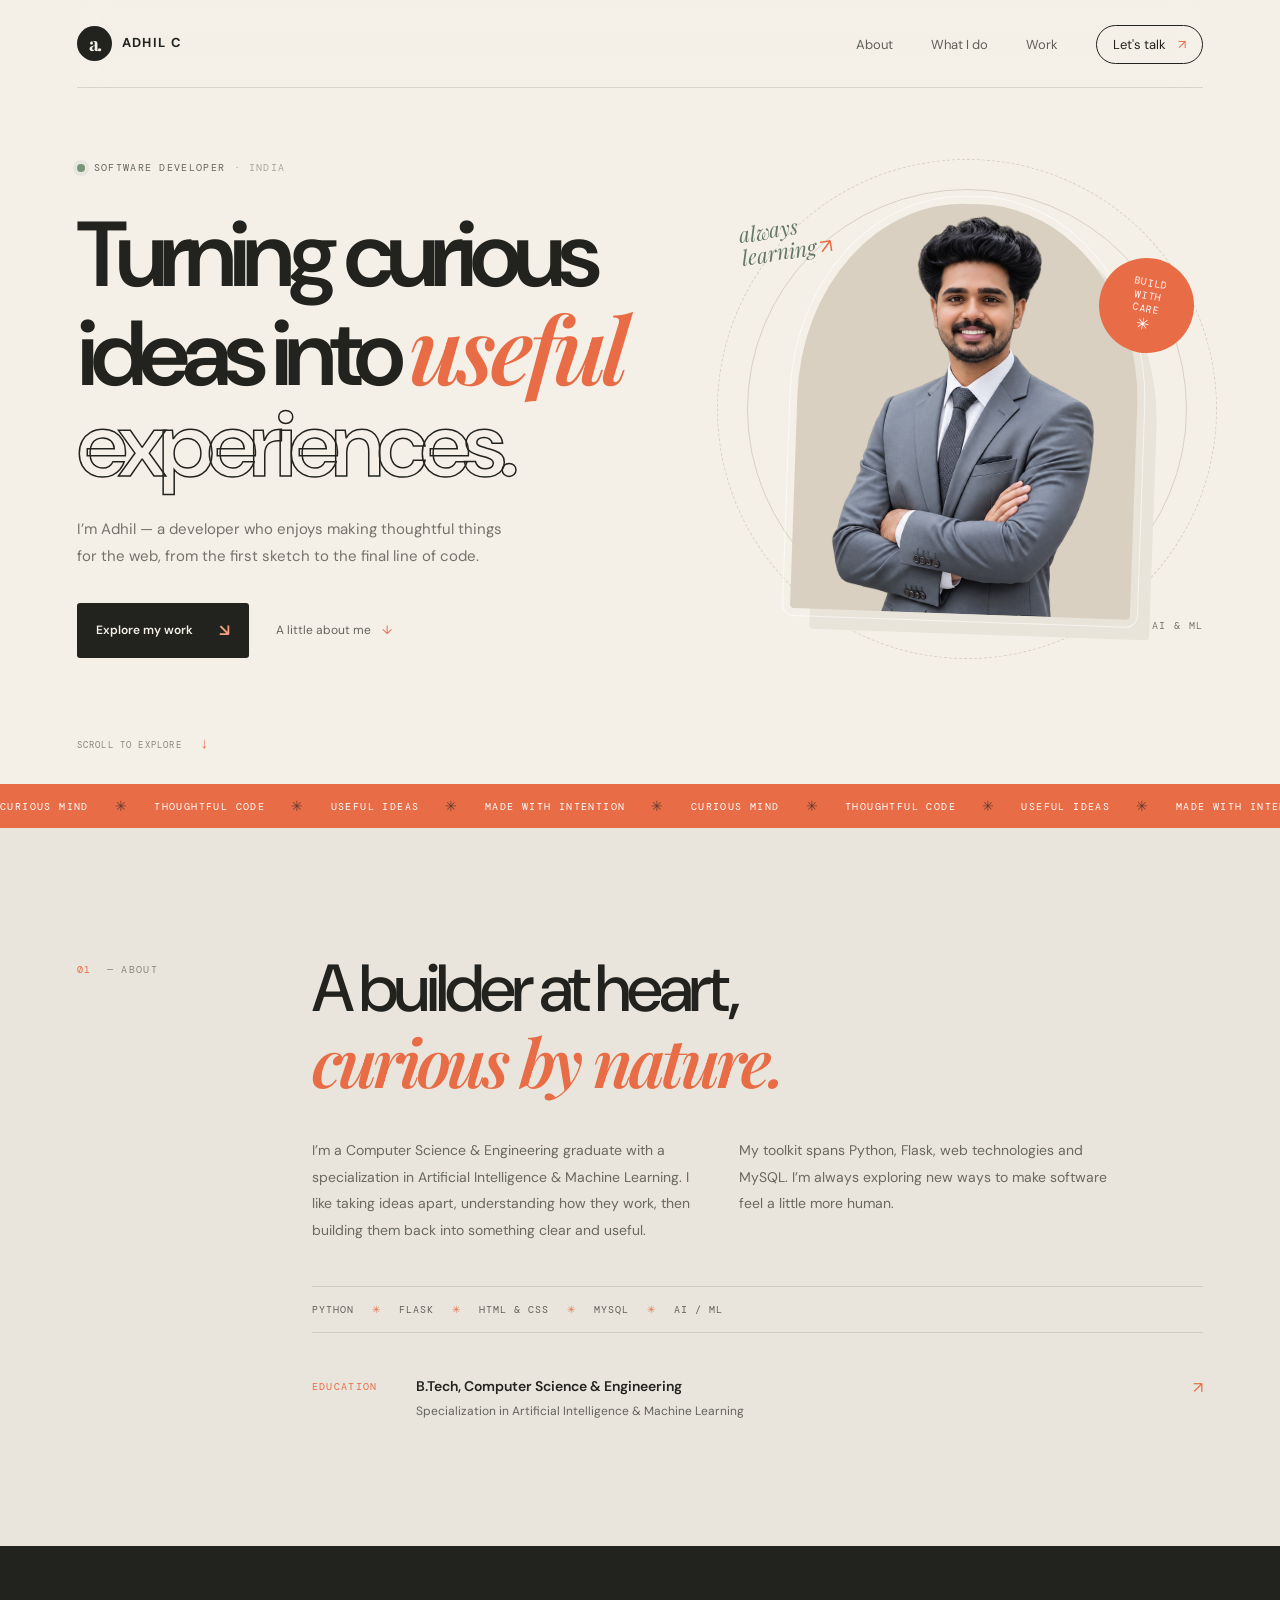
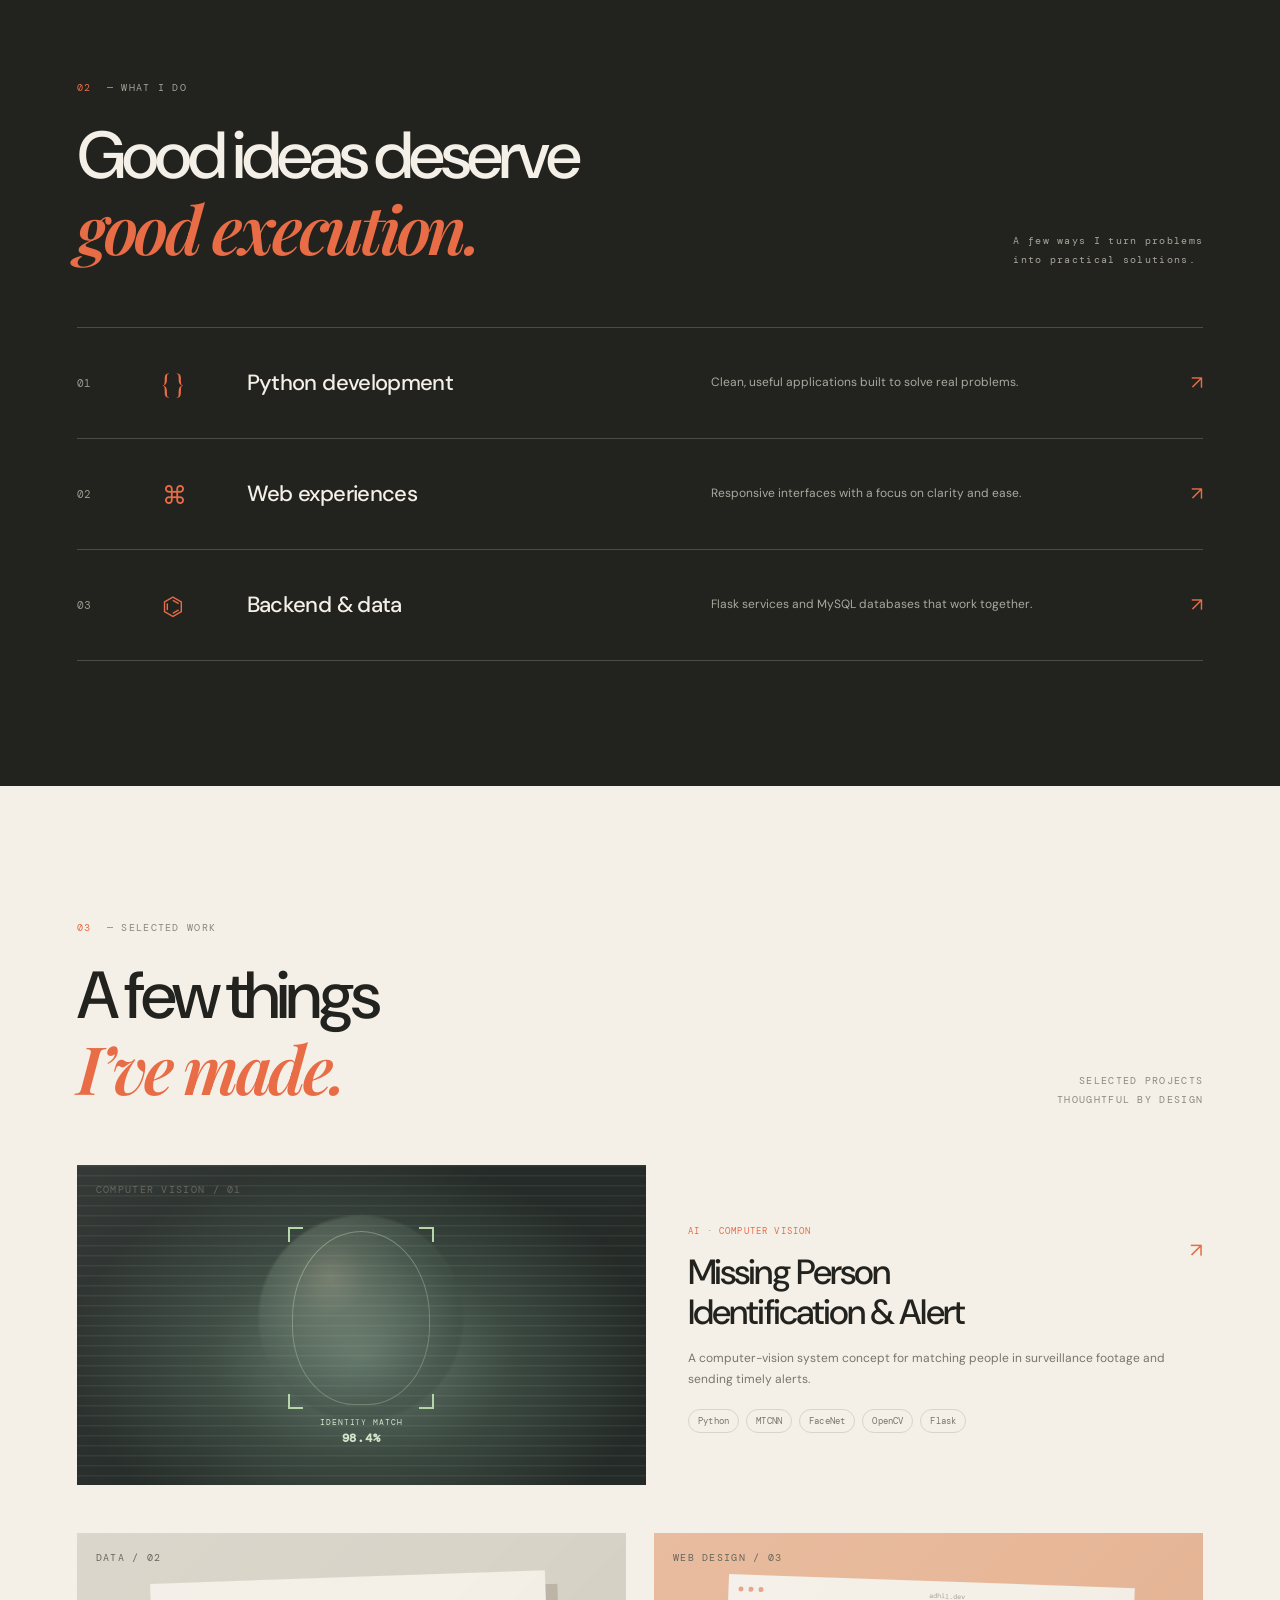
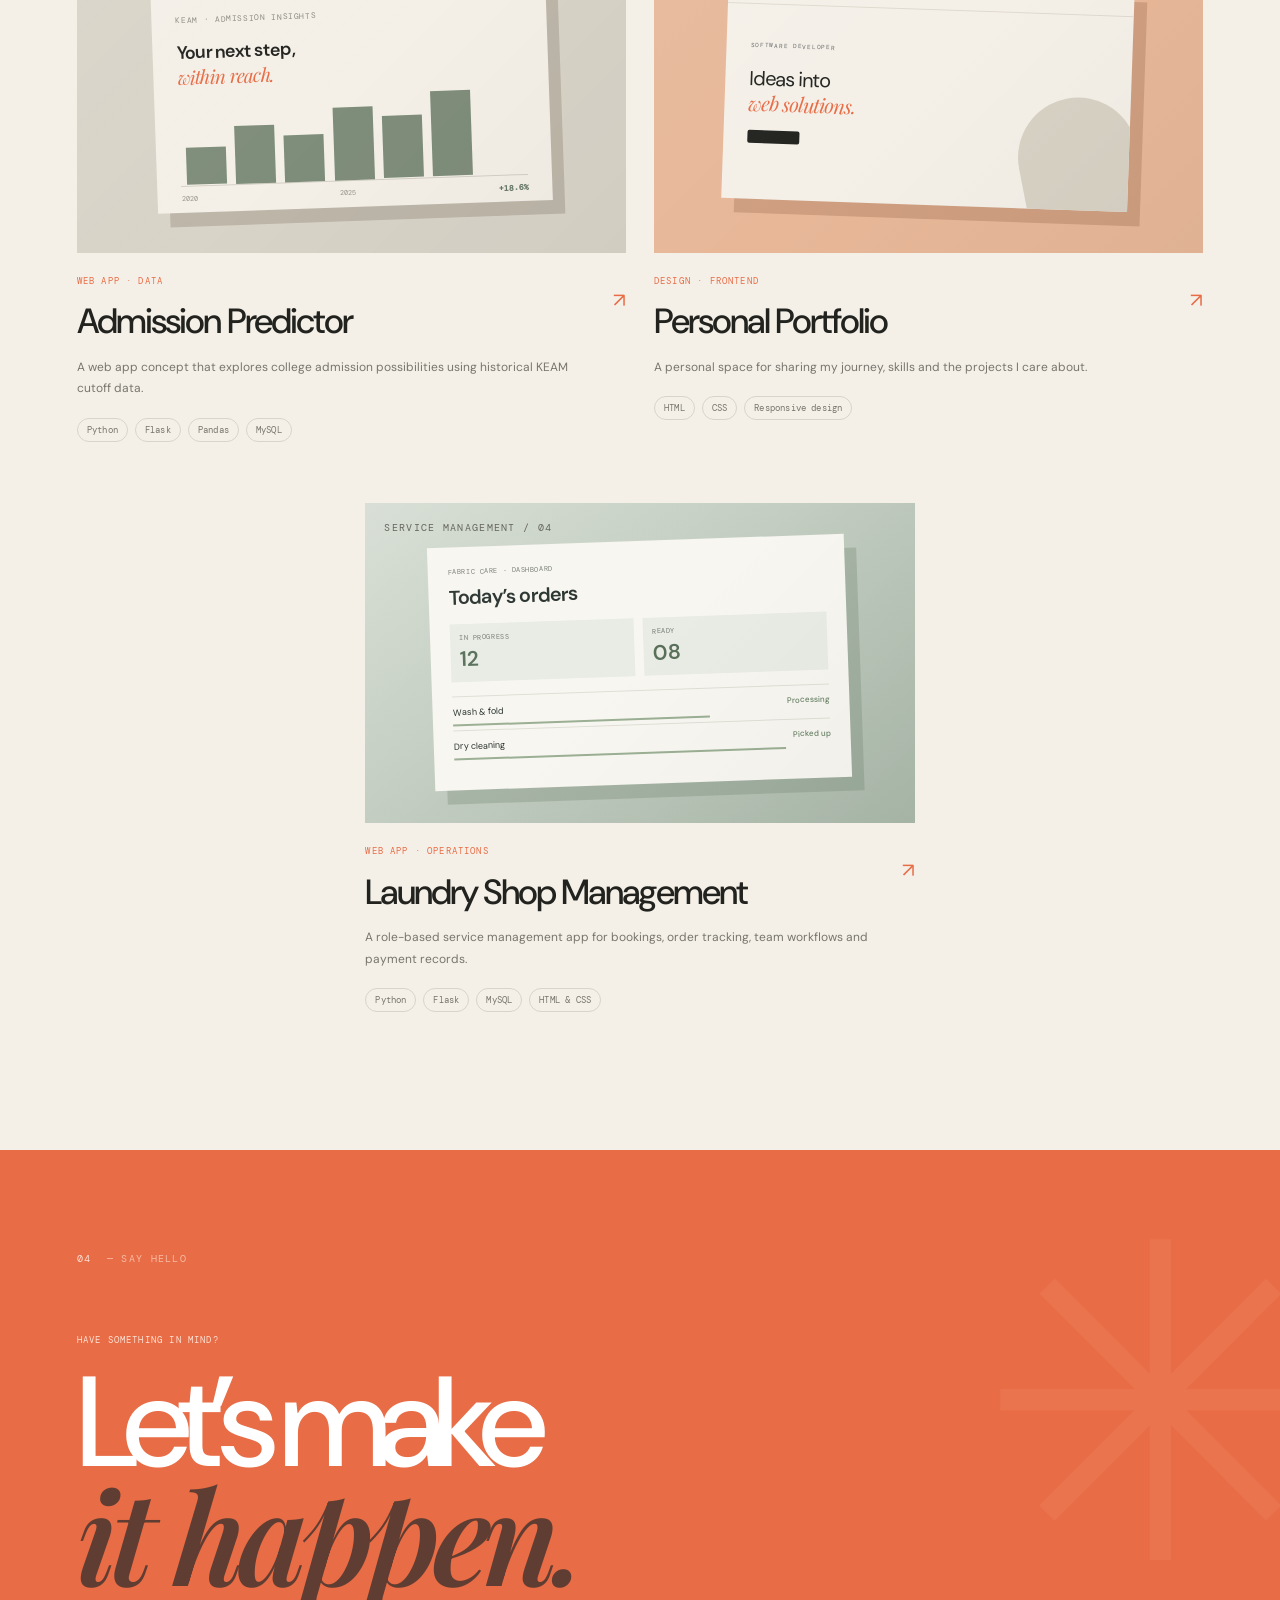
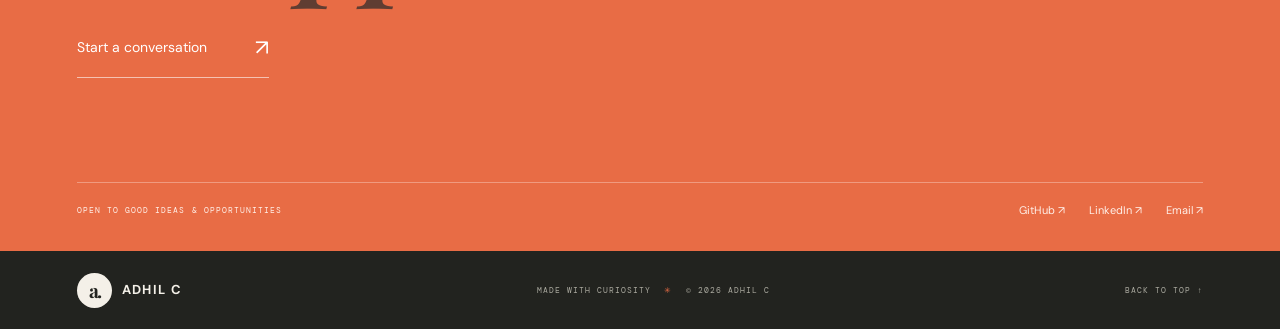
<file: index.html>
<!DOCTYPE html>
<html lang="en">
<head>
    <meta charset="UTF-8">
    <meta name="viewport" content="width=device-width, initial-scale=1.0">
    <meta name="description" content="Adhil C — software developer building thoughtful web experiences and useful applications.">
    <meta name="theme-color" content="#f4f0e8">
    <title>Adhil C — Developer &amp; Creative Thinker</title>
    <link rel="preconnect" href="https://fonts.googleapis.com">
    <link rel="preconnect" href="https://fonts.gstatic.com" crossorigin>
    <link href="https://fonts.googleapis.com/css2?family=DM+Mono:wght@400;500&family=DM+Sans:wght@400;500;600;700&family=Playfair+Display:ital,wght@0,600;0,700;1,600;1,700&display=swap" rel="stylesheet">
    <link rel="stylesheet" href="style.css">
</head>
<body>
<div class="scroll-progress" aria-hidden="true"></div>
<header id="home">
    <nav class="container nav-bar" aria-label="Main navigation">
        <a class="brand" href="#home" aria-label="Adhil C, home"><span class="brand-mark">a.</span><span>adhil c</span></a>
        <button class="menu-toggle" aria-expanded="false" aria-controls="nav-links" aria-label="Open menu"><span></span><span></span></button>
        <ul class="nav-links" id="nav-links">
            <li><a href="#about">About</a></li><li><a href="#services">What I do</a></li><li><a href="#projects">Work</a></li><li><a class="nav-contact" href="#contact">Let's talk <span>↗</span></a></li>
        </ul>
    </nav>
    <div class="container hero">
        <div class="hero-copy">
            <p class="eyebrow reveal"><span class="status-dot"></span> SOFTWARE DEVELOPER <span class="hero-location">· INDIA</span></p>
            <h1 class="reveal delay-1">Turning curious<br>ideas into <em>useful</em><br><span class="outlined">experiences.</span></h1>
            <p class="hero-description reveal delay-2">I’m Adhil — a developer who enjoys making thoughtful things for the web, from the first sketch to the final line of code.</p>
            <div class="hero-actions reveal delay-3"><a class="button button-dark" href="#projects">Explore my work <span>↘</span></a><a class="text-link" href="#about">A little about me <span>↓</span></a></div>
        </div>
        <div class="hero-art" aria-label="Portrait of Adhil C">
            <div class="art-orbit orbit-one"></div><div class="art-orbit orbit-two"></div>
            <div class="portrait-wrap"><img src="images/user.png" alt="Adhil C" class="portrait"></div>
            <div class="scribble scribble-top">always<br>learning <span>↗</span></div>
            <div class="art-sticker">BUILD<br>WITH<br>CARE <span>✳</span></div>
            <div class="art-caption">CS ENGINEER <span>·</span> AI &amp; ML</div>
        </div>
        <a class="scroll-cue" href="#about" aria-label="Scroll to about">SCROLL TO EXPLORE <span>↓</span></a>
    </div>
</header>

<main>
    <div class="ticker" aria-label="Curious mind, thoughtful code, useful ideas"><div class="ticker-track"><span>CURIOUS MIND</span><i>✳</i><span>THOUGHTFUL CODE</span><i>✳</i><span>USEFUL IDEAS</span><i>✳</i><span>MADE WITH INTENTION</span><i>✳</i><span>CURIOUS MIND</span><i>✳</i><span>THOUGHTFUL CODE</span><i>✳</i><span>USEFUL IDEAS</span><i>✳</i><span>MADE WITH INTENTION</span><i>✳</i></div></div>
    <section id="about" class="section about-section">
        <div class="container about-layout">
            <div class="section-index reveal">01 <span>— ABOUT</span></div>
            <div class="about-main">
                <h2 class="section-heading reveal">A builder at heart,<br><em>curious by nature.</em></h2>
                <div class="about-columns reveal delay-1"><p>I’m a Computer Science &amp; Engineering graduate with a specialization in Artificial Intelligence &amp; Machine Learning. I like taking ideas apart, understanding how they work, then building them back into something clear and useful.</p><p>My toolkit spans Python, Flask, web technologies and MySQL. I’m always exploring new ways to make software feel a little more human.</p></div>
                <div class="skills-strip reveal delay-2"><span>PYTHON</span><i>✳</i><span>FLASK</span><i>✳</i><span>HTML &amp; CSS</span><i>✳</i><span>MYSQL</span><i>✳</i><span>AI / ML</span></div>
                <div class="education reveal delay-3"><span class="edu-label">EDUCATION</span><div><strong>B.Tech, Computer Science &amp; Engineering</strong><span>Specialization in Artificial Intelligence &amp; Machine Learning</span></div><span class="edu-icon">↗</span></div>
            </div>
        </div>
    </section>

    <section id="services" class="section services-section">
        <div class="container"><div class="section-top"><div><div class="section-index reveal">02 <span>— WHAT I DO</span></div><h2 class="section-heading reveal delay-1">Good ideas deserve<br><em>good execution.</em></h2></div><p class="section-aside reveal delay-2">A few ways I turn problems<br>into practical solutions.</p></div>
            <div class="services-list">
                <article class="service-row reveal"><span class="service-num">01</span><span class="service-symbol">{ }</span><h3>Python development</h3><p>Clean, useful applications built to solve real problems.</p><span class="row-arrow">↗</span></article>
                <article class="service-row reveal"><span class="service-num">02</span><span class="service-symbol">⌘</span><h3>Web experiences</h3><p>Responsive interfaces with a focus on clarity and ease.</p><span class="row-arrow">↗</span></article>
                <article class="service-row reveal"><span class="service-num">03</span><span class="service-symbol">⌬</span><h3>Backend &amp; data</h3><p>Flask services and MySQL databases that work together.</p><span class="row-arrow">↗</span></article>
            </div>
        </div>
    </section>

    <section id="projects" class="section work-section">
        <div class="container"><div class="work-heading"><div><div class="section-index reveal">03 <span>— SELECTED WORK</span></div><h2 class="section-heading reveal delay-1">A few things<br><em>I’ve made.</em></h2></div><span class="work-count reveal delay-2">SELECTED PROJECTS<br>THOUGHTFUL BY DESIGN</span></div>
            <div class="projects-grid">
                <a class="project-card project-feature reveal" href="https://github.com/adhilc8/missing-person-detection-webapp-using-deep-learning" target="_blank" rel="noopener noreferrer" aria-label="Open Missing Person Identification and Alert on GitHub"><div class="project-visual visual-ai"><span class="visual-label">COMPUTER VISION / 01</span><div class="scan-frame"><span></span><span></span><span></span><span></span><b>IDENTITY MATCH<br><strong>98.4%</strong></b></div><div class="visual-orb"></div><div class="visual-lines"></div></div><div class="project-info"><div><span class="project-type">AI · COMPUTER VISION</span><h3>Missing Person<br>Identification &amp; Alert</h3></div><span class="project-arrow">↗</span><p>A computer-vision system concept for matching people in surveillance footage and sending timely alerts.</p><div class="tags"><span>Python</span><span>MTCNN</span><span>FaceNet</span><span>OpenCV</span><span>Flask</span></div></div></a>
                <a class="project-card reveal delay-1" href="https://github.com/adhilc8/Admission-prediction" target="_blank" rel="noopener noreferrer" aria-label="Open Admission Predictor repository on GitHub"><div class="project-visual visual-admission"><span class="visual-label">DATA / 02</span><div class="admission-ui"><span>KEAM · ADMISSION INSIGHTS</span><div class="chart-title">Your next step,<br><em>within reach.</em></div><div class="chart"><i style="--h:42%"></i><i style="--h:65%"></i><i style="--h:53%"></i><i style="--h:82%"></i><i style="--h:70%"></i><i style="--h:96%"></i></div><div class="chart-foot"><span>2020</span><span>2025</span><b>+18.6%</b></div></div></div><div class="project-info"><div><span class="project-type">WEB APP · DATA</span><h3>Admission Predictor</h3></div><span class="project-arrow">↗</span><p>A web app concept that explores college admission possibilities using historical KEAM cutoff data.</p><div class="tags"><span>Python</span><span>Flask</span><span>Pandas</span><span>MySQL</span></div></div></a>
                <a class="project-card reveal delay-2" href="https://github.com/adhilc8/portfolio" target="_blank" rel="noopener noreferrer" aria-label="Open Personal Portfolio repository on GitHub"><div class="project-visual visual-portfolio"><span class="visual-label">WEB DESIGN / 03</span><div class="browser-card"><div class="browser-dots"><i></i><i></i><i></i><span>adhil.dev</span></div><div class="browser-content"><small>SOFTWARE DEVELOPER</small><b>Ideas into<br><em>web solutions.</em></b><span class="browser-pill"></span></div><div class="browser-shape"></div></div></div><div class="project-info"><div><span class="project-type">DESIGN · FRONTEND</span><h3>Personal Portfolio</h3></div><span class="project-arrow">↗</span><p>A personal space for sharing my journey, skills and the projects I care about.</p><div class="tags"><span>HTML</span><span>CSS</span><span>Responsive design</span></div></div></a>
                <a class="project-card reveal delay-3" href="https://github.com/adhilc8/laundry-shop-management" target="_blank" rel="noopener noreferrer" aria-label="Open Laundry Shop Management repository on GitHub"><div class="project-visual visual-laundry"><span class="visual-label">SERVICE MANAGEMENT / 04</span><div class="laundry-ui"><div class="laundry-ui-head"><span>FABRIC CARE · DASHBOARD</span><b>Today’s orders</b></div><div class="laundry-stats"><div><small>IN PROGRESS</small><strong>12</strong></div><div><small>READY</small><strong>08</strong></div></div><div class="laundry-order"><span>Wash &amp; fold</span><b>Processing</b><i></i></div><div class="laundry-order"><span>Dry cleaning</span><b>Picked up</b><i></i></div></div></div><div class="project-info"><div><span class="project-type">WEB APP · OPERATIONS</span><h3>Laundry Shop Management</h3></div><span class="project-arrow">↗</span><p>A role-based service management app for bookings, order tracking, team workflows and payment records.</p><div class="tags"><span>Python</span><span>Flask</span><span>MySQL</span><span>HTML &amp; CSS</span></div></div></a>
            </div>
        </div>
    </section>

    <section id="contact" class="contact-section">
        <div class="container contact-inner"><div class="section-index reveal">04 <span>— SAY HELLO</span></div><p class="eyebrow reveal delay-1">HAVE SOMETHING IN MIND?</p><h2 class="contact-heading reveal delay-2">Let’s make<br><em>it happen.</em></h2><a class="contact-cta reveal delay-3" href="mailto:adhilck21@gmail.com">Start a conversation <span>↗</span></a><div class="contact-bottom reveal"><span>OPEN TO GOOD IDEAS &amp; OPPORTUNITIES</span><div class="social-links"><a href="https://github.com/adhilck21" target="_blank" rel="noopener noreferrer">GitHub ↗</a><a href="https://www.linkedin.com/in/adhil-c-7b31b5393/" target="_blank" rel="noopener noreferrer">LinkedIn ↗</a><a href="mailto:adhilck21@gmail.com">Email ↗</a></div></div></div>
    </section>
</main>
<footer><div class="container footer-inner"><a class="brand" href="#home"><span class="brand-mark">a.</span><span>adhil c</span></a><span>MADE WITH CURIOSITY <i>✳</i> © 2026 ADHIL C</span><a href="#home">BACK TO TOP ↑</a></div></footer>
<script>
    const menuButton = document.querySelector('.menu-toggle');
    const nav = document.querySelector('.nav-links');
    menuButton.addEventListener('click', () => {
        const open = menuButton.getAttribute('aria-expanded') === 'true';
        menuButton.setAttribute('aria-expanded', String(!open));
        nav.classList.toggle('is-open', !open);
    });
    nav.querySelectorAll('a').forEach(link => link.addEventListener('click', () => {
        menuButton.setAttribute('aria-expanded', 'false');
        nav.classList.remove('is-open');
    }));
    const observer = new IntersectionObserver(entries => entries.forEach(entry => {
        if (entry.isIntersecting) { entry.target.classList.add('is-visible'); observer.unobserve(entry.target); }
    }), { threshold: 0.12 });
    document.querySelectorAll('.reveal').forEach(el => observer.observe(el));
    const progress = document.querySelector('.scroll-progress');
    window.addEventListener('scroll', () => {
        const range = document.documentElement.scrollHeight - window.innerHeight;
        progress.style.transform = `scaleX(${range > 0 ? window.scrollY / range : 0})`;
    }, { passive: true });
</script>
</body>
</html>
</file>
<file: style.css>
:root{--paper:#f4f0e8;--ink:#22231f;--muted:#77766e;--line:#d9d4ca;--orange:#e86c45;--green:#657765;--mono:'DM Mono',monospace;--sans:'DM Sans',sans-serif;--serif:'Playfair Display',Georgia,serif}
*{box-sizing:border-box;margin:0;padding:0}html{scroll-behavior:smooth;scroll-padding-top:88px}body{background:var(--paper);color:var(--ink);font-family:var(--sans);line-height:1.6;overflow-x:hidden}a{color:inherit;text-decoration:none}button{font:inherit}.container{width:min(1240px,88%);margin:auto}.scroll-progress{position:fixed;z-index:20;left:0;top:0;width:100%;height:3px;background:var(--orange);transform:scaleX(0);transform-origin:left;transition:transform .12s linear}.nav-bar{height:88px;display:flex;align-items:center;justify-content:space-between;border-bottom:1px solid var(--line)}.brand{display:inline-flex;gap:10px;align-items:center;text-transform:uppercase;font-size:13px;font-weight:700;letter-spacing:.1em}.brand-mark{display:grid;place-items:center;width:35px;height:35px;background:var(--ink);color:var(--paper);border-radius:50%;font-family:var(--serif);font-size:19px;letter-spacing:-.1em;text-transform:none}.nav-links{display:flex;gap:38px;align-items:center;list-style:none}.nav-links a{font-size:13px;color:#5f5f58;transition:color .2s}.nav-links a:hover{color:var(--orange)}.nav-contact{border:1px solid var(--ink);border-radius:99px;padding:10px 16px;color:var(--ink)!important}.nav-contact span{color:var(--orange);margin-left:9px}.menu-toggle{display:none}.hero{position:relative;min-height:690px;display:grid;grid-template-columns:1.16fr .84fr;align-items:center;padding-top:34px;padding-bottom:88px}.hero-copy{position:relative;z-index:2;padding:38px 0}.eyebrow,.section-index,.section-aside,.work-count,.edu-label,.project-type,.visual-label,.art-caption,.scroll-cue,.contact-bottom,.footer-inner>span,.footer-inner>a:last-child{font-family:var(--mono);font-size:10px;letter-spacing:.13em}.eyebrow{display:flex;gap:9px;align-items:center;color:#65665d}.status-dot{width:8px;height:8px;background:#7b9479;border-radius:50%;box-shadow:0 0 0 4px #7b94791c;animation:pulse 2s infinite}.hero-location{color:#aaa69b}.hero h1{font-size:clamp(54px,7.2vw,96px);line-height:.99;letter-spacing:-.075em;font-weight:600;margin:34px 0 24px}.hero h1 em,.section-heading em,.contact-heading em{font-family:var(--serif);font-weight:600;color:var(--orange);letter-spacing:-.055em}.outlined{color:transparent;-webkit-text-stroke:1.5px var(--ink)}.hero-description{max-width:430px;color:#74736b;font-size:15px;line-height:1.85}.hero-actions{display:flex;align-items:center;gap:27px;margin-top:32px}.button{display:inline-flex;align-items:center;gap:26px;padding:14px 19px;border-radius:3px;font-size:12px;font-weight:600;transition:transform .25s,background .25s}.button-dark{background:var(--ink);color:var(--paper)}.button-dark span{font-size:17px;color:#efa17f}.button-dark:hover{transform:translateY(-3px);background:#42443c}.text-link{font-size:12px;color:#64645d}.text-link span{margin-left:8px;color:var(--orange)}.hero-art{height:510px;position:relative;display:grid;place-items:center}.portrait-wrap{position:relative;z-index:1;width:min(340px,75%);height:410px;overflow:hidden;border-radius:48% 48% 4px 4px;background:#d9d0c2;transform:rotate(2deg);box-shadow:20px 20px 0 #e9e4d9;animation:float 6s ease-in-out infinite}.portrait{width:100%;height:100%;object-fit:cover;object-position:center 8%;filter:saturate(.78) contrast(.97)}.art-orbit{position:absolute;border:1px solid #d8d0c3;border-radius:50%;width:440px;height:440px;animation:spin 38s linear infinite}.orbit-two{width:500px;height:500px;border-style:dashed;animation-duration:65s;animation-direction:reverse}.scribble{position:absolute;z-index:3;font-family:var(--serif);font-style:italic;color:var(--green);font-size:21px;line-height:1.1;transform:rotate(-9deg)}.scribble-top{top:62px;left:2%;}.scribble-top span{color:var(--orange);font:20px var(--sans)}.art-sticker{position:absolute;z-index:3;right:2%;top:104px;background:var(--orange);color:#fff;width:95px;height:95px;display:grid;place-content:center;text-align:center;font:10px/1.3 var(--mono);letter-spacing:.08em;border-radius:50%;transform:rotate(11deg);animation:rock 5s ease-in-out infinite}.art-sticker span{font-size:16px}.art-caption{position:absolute;right:0;bottom:30px;color:#76746d}.art-caption span{color:var(--orange)}.scroll-cue{position:absolute;left:0;bottom:29px;color:#88867d;font-size:9px}.scroll-cue span{display:inline-block;margin-left:12px;color:var(--orange);font-size:15px;animation:bob 1.4s infinite}.section{padding:125px 0}.about-section{background:#e9e5dc}.about-layout{display:grid;grid-template-columns:190px 1fr;gap:45px}.section-index{color:var(--orange);padding-top:9px}.section-index span{color:#88867e;margin-left:8px}.section-heading{font-size:clamp(42px,5.2vw,68px);line-height:1.08;letter-spacing:-.06em;font-weight:500}.about-columns{display:grid;grid-template-columns:1fr 1fr;gap:35px;margin-top:35px;max-width:820px;color:#696960;font-size:14px;line-height:1.9}.skills-strip{display:flex;align-items:center;gap:18px;flex-wrap:wrap;margin:42px 0;border-top:1px solid #d1ccc1;border-bottom:1px solid #d1ccc1;padding:16px 0;font:10px var(--mono);letter-spacing:.1em;color:#5f6058}.skills-strip i{font-style:normal;color:var(--orange)}.education{display:flex;align-items:flex-start;gap:38px;color:#62635c}.edu-label{color:var(--orange);padding-top:4px}.education div{display:grid;gap:5px}.education strong{font-size:14px;color:var(--ink);font-weight:600}.education div span{font-size:12px}.edu-icon{margin-left:auto;color:var(--orange)}.services-section{background:var(--ink);color:var(--paper)}.services-section .section-index span{color:#a4a196}.services-section .section-heading{margin-top:24px}.section-top{display:flex;justify-content:space-between;align-items:flex-end;margin-bottom:58px}.section-aside{color:#aaa69b;line-height:1.9}.services-list{border-top:1px solid #4b4c45}.service-row{min-height:111px;border-bottom:1px solid #4b4c45;display:grid;grid-template-columns:70px 70px 1fr 1fr 28px;align-items:center;gap:15px;transition:padding .3s,color .3s}.service-row:hover{padding:0 12px;color:#f1a07d}.service-num{font:11px var(--mono);color:#98978c}.service-symbol{font:25px var(--serif);color:var(--orange)}.service-row h3{font-size:22px;font-weight:500;letter-spacing:-.03em}.service-row p{font-size:12px;color:#aaa99f}.row-arrow{font-size:19px;color:var(--orange);text-align:right;transition:transform .25s}.service-row:hover .row-arrow{transform:translate(4px,-4px)}.work-section{background:var(--paper)}.work-heading{display:flex;justify-content:space-between;align-items:flex-end;margin-bottom:56px}.work-heading .section-heading{margin-top:24px}.work-count{text-align:right;line-height:1.9;color:#8c8980}.projects-grid{display:grid;grid-template-columns:1fr 1fr;gap:48px 28px}.project-card{min-width:0}.project-card:focus-visible{outline:3px solid var(--orange);outline-offset:6px;border-radius:3px}.project-feature{grid-column:1/-1;display:grid;grid-template-columns:1.05fr .95fr;gap:42px;align-items:center}.project-visual{height:320px;position:relative;overflow:hidden;background:#dcd6ca}.visual-label{position:absolute;z-index:2;top:17px;left:19px;color:#66675e}.visual-ai{background:#272e2b;background-image:radial-gradient(ellipse at 50% 60%,#697d70 0%,#3b4941 38%,#252b28 73%)}.scan-frame{position:absolute;left:50%;top:48%;width:138px;height:174px;transform:translate(-50%,-50%);border:1px solid #c9e3be7a;border-radius:50% 50% 45% 45%;animation:scan 3s ease-in-out infinite}.scan-frame span{position:absolute;width:15px;height:15px;border-color:#b5d7a8;border-style:solid}.scan-frame span:nth-child(1){top:-5px;left:-5px;border-width:2px 0 0 2px}.scan-frame span:nth-child(2){top:-5px;right:-5px;border-width:2px 2px 0 0}.scan-frame span:nth-child(3){bottom:-5px;left:-5px;border-width:0 0 2px 2px}.scan-frame span:nth-child(4){bottom:-5px;right:-5px;border-width:0 2px 2px 0}.scan-frame b{position:absolute;bottom:-44px;left:50%;transform:translateX(-50%);white-space:nowrap;font:8px/1.6 var(--mono);letter-spacing:.12em;color:#d6e7ce;text-align:center}.scan-frame strong{font-size:12px}.visual-orb{position:absolute;left:50%;top:48%;width:205px;height:205px;transform:translate(-50%,-50%);border-radius:50%;background:radial-gradient(circle at 35% 30%,#d5d0b5 0%,#8c9c88 19%,#607365 42%,#39483f 70%);opacity:.34;filter:blur(1px)}.visual-lines{position:absolute;inset:0;background:repeating-linear-gradient(0deg,transparent 0 8px,#d8e3cd13 9px 10px)}.project-info{position:relative;padding:13px 0}.project-type{font-size:9px;color:var(--orange)}.project-info h3{font-size:clamp(24px,3vw,35px);font-weight:500;letter-spacing:-.055em;line-height:1.16;margin:10px 35px 15px 0}.project-info p{max-width:510px;color:#77756d;font-size:12px;line-height:1.8}.project-arrow{position:absolute;right:0;top:31px;font-size:20px;color:var(--orange);transition:transform .2s}.project-card:hover .project-arrow{transform:translate(4px,-4px)}.tags{display:flex;gap:7px;flex-wrap:wrap;margin-top:18px}.tags span{font:9px var(--mono);letter-spacing:.02em;border:1px solid #d9d4ca;padding:5px 9px;border-radius:30px;color:#77756d}.visual-admission{background:#d9d4c8;display:grid;place-items:center}.admission-ui{background:#f4f0e8;width:72%;height:72%;padding:22px 24px;box-shadow:12px 14px 0 #bdb6a9;transform:rotate(-2deg)}.admission-ui>span{font:8px var(--mono);color:#8a897f;letter-spacing:.08em}.chart-title{font:18px/1.2 var(--sans);font-weight:600;letter-spacing:-.04em;margin-top:12px}.chart-title em{font:italic 19px var(--serif);color:var(--orange)}.chart{height:90px;display:flex;align-items:flex-end;gap:9px;border-bottom:1px solid #d5d0c6;margin-top:6px;padding:0 6px}.chart i{width:12%;height:var(--h);background:#7f8e7a;animation:grow 1.3s both;transform-origin:bottom}.chart i:nth-child(2){animation-delay:.08s}.chart i:nth-child(3){animation-delay:.16s}.chart i:nth-child(4){animation-delay:.24s}.chart i:nth-child(5){animation-delay:.32s}.chart i:nth-child(6){animation-delay:.4s}.chart-foot{display:flex;justify-content:space-between;align-items:center;margin-top:7px;font:7px var(--mono);color:#99968b}.chart-foot b{color:var(--green);font-size:8px}.visual-portfolio{background:#e7b798;display:grid;place-items:center}.browser-card{width:74%;height:70%;background:#f4f0e8;box-shadow:13px 14px 0 #cf9e80;transform:rotate(2deg);position:relative;overflow:hidden}.browser-dots{height:29px;border-bottom:1px solid #e0d9cf;display:flex;align-items:center;gap:5px;padding:0 10px}.browser-dots i{width:5px;height:5px;border-radius:50%;background:#e7a184}.browser-dots span{font:7px var(--mono);color:#aaa399;margin-left:auto;margin-right:auto}.browser-content{position:relative;z-index:1;padding:25px 24px}.browser-content small{font:6px var(--mono);letter-spacing:.12em;color:#666}.browser-content b{display:block;font:20px/1.1 var(--sans);letter-spacing:-.05em;margin-top:12px}.browser-content em{font:italic 20px var(--serif);color:var(--orange)}.browser-pill{display:block;width:52px;height:13px;background:var(--ink);margin-top:14px;border-radius:2px}.browser-shape{position:absolute;width:120px;height:145px;right:-12px;bottom:-32px;border-radius:60px 60px 0 0;background:#d8d2c5;transform:rotate(-13deg)}.contact-section{background:var(--orange);color:#fff;padding:92px 0 34px;position:relative;overflow:hidden}.contact-section:after{content:'✳';position:absolute;font-size:440px;line-height:1;color:#ffffff0d;right:-65px;top:40px;animation:spin 70s linear infinite}.contact-inner{position:relative;z-index:1}.contact-section .section-index{color:#ffe0d3}.contact-section .section-index span{color:#ffe0d3b0}.contact-section .eyebrow{margin-top:66px;color:#ffe2d5;font-size:9px}.contact-heading{font-size:clamp(68px,10vw,132px);line-height:.86;letter-spacing:-.09em;margin-top:20px;font-weight:500}.contact-heading em{color:#603d32}.contact-cta{display:inline-flex;align-items:center;gap:48px;border-bottom:1px solid #ffffff96;padding:0 0 12px;margin-top:32px;font-size:14px}.contact-cta span{font-size:22px;transition:transform .2s}.contact-cta:hover span{transform:translate(4px,-4px)}.contact-bottom{border-top:1px solid #ffffff50;margin-top:104px;padding-top:20px;display:flex;justify-content:space-between;align-items:center;font-size:8px;color:#fff0e9}.social-links{display:flex;gap:24px;font:11px var(--sans);letter-spacing:0}.social-links a:hover{color:#603d32}footer{background:var(--ink);color:var(--paper)}.footer-inner{height:78px;display:flex;align-items:center;justify-content:space-between}.footer-inner .brand-mark{background:var(--paper);color:var(--ink)}.footer-inner>span,.footer-inner>a:last-child{color:#aaa99f;font-size:8px}.footer-inner>span i{font-style:normal;color:var(--orange);margin:0 7px}.footer-inner>a:last-child:hover{color:var(--orange)}.reveal{opacity:0;transform:translateY(24px);transition:opacity .75s ease,transform .75s cubic-bezier(.2,.7,.2,1)}.reveal.is-visible{opacity:1;transform:translateY(0)}.delay-1{transition-delay:.12s}.delay-2{transition-delay:.23s}.delay-3{transition-delay:.34s}@keyframes float{0%,100%{transform:translateY(0) rotate(2deg)}50%{transform:translateY(-12px) rotate(1deg)}}@keyframes spin{to{transform:rotate(360deg)}}@keyframes rock{0%,100%{transform:rotate(11deg)}50%{transform:rotate(3deg)}}@keyframes pulse{50%{box-shadow:0 0 0 7px #7b94790d}}@keyframes bob{50%{transform:translateY(5px)}}@keyframes scan{0%,100%{opacity:.65;transform:translate(-50%,-50%) scale(.98)}50%{opacity:1;transform:translate(-50%,-50%) scale(1.03)}}@keyframes grow{from{transform:scaleY(0)}to{transform:scaleY(1)}}
@media(max-width:900px){.container{width:88%}.hero{min-height:630px;grid-template-columns:1fr .8fr}.hero h1{font-size:clamp(56px,8vw,76px)}.hero-art{height:430px}.portrait-wrap{height:340px}.art-orbit{width:360px;height:360px}.orbit-two{width:410px;height:410px}.about-layout{grid-template-columns:130px 1fr;gap:25px}.projects-grid{gap:38px 20px}.project-feature{gap:25px}.project-visual{height:270px}.admission-ui{padding:15px}.service-row{grid-template-columns:45px 50px 1fr 1fr 20px}.service-row h3{font-size:19px}}
@media(max-width:650px){html{scroll-padding-top:70px}.container{width:88%}.nav-bar{height:72px}.menu-toggle{display:flex;width:39px;height:39px;border:1px solid var(--line);border-radius:50%;background:transparent;flex-direction:column;align-items:center;justify-content:center;gap:5px;z-index:8}.menu-toggle span{width:15px;height:1px;background:var(--ink);transition:transform .2s}.menu-toggle[aria-expanded=true] span:first-child{transform:translateY(3px) rotate(45deg)}.menu-toggle[aria-expanded=true] span:last-child{transform:translateY(-3px) rotate(-45deg)}.nav-links{position:absolute;z-index:7;top:71px;left:0;right:0;background:var(--paper);padding:25px 7% 30px;display:flex;align-items:stretch;flex-direction:column;gap:18px;border-bottom:1px solid var(--line);opacity:0;visibility:hidden;transform:translateY(-8px);transition:.25s}.nav-links.is-open{opacity:1;visibility:visible;transform:translateY(0)}.nav-links a{font-size:15px}.nav-contact{align-self:flex-start}.hero{display:flex;flex-direction:column;align-items:stretch;padding-top:44px;padding-bottom:68px;min-height:auto}.hero-copy{padding:0}.hero h1{font-size:clamp(55px,14vw,78px);margin:26px 0 19px}.hero-description{font-size:14px;max-width:370px}.hero-art{height:370px;margin:18px auto 15px;width:100%;max-width:460px}.portrait-wrap{height:300px;width:250px}.art-orbit{width:310px;height:310px}.orbit-two{width:350px;height:350px}.scribble-top{left:2%;top:38px;font-size:17px}.art-sticker{right:2%;top:78px;width:79px;height:79px;font-size:8px}.art-caption{bottom:18px;right:4%}.scroll-cue{bottom:20px}.section{padding:82px 0}.about-layout{grid-template-columns:1fr;gap:30px}.section-heading{font-size:clamp(39px,10vw,56px)}.about-columns{grid-template-columns:1fr;gap:12px;margin-top:24px;font-size:13px}.skills-strip{gap:10px;margin:29px 0;font-size:9px}.education{gap:16px}.education strong{font-size:12px}.education div span{font-size:11px}.section-top,.work-heading{align-items:flex-start;flex-direction:column;gap:23px;margin-bottom:37px}.section-aside{text-align:left}.service-row{min-height:103px;grid-template-columns:28px 30px 1fr 20px;gap:9px}.service-row h3{font-size:17px}.service-row p{grid-column:3/4;grid-row:2;font-size:10px;margin-top:-20px}.service-symbol{font-size:19px}.row-arrow{grid-column:4;grid-row:1/3}.projects-grid{grid-template-columns:1fr;gap:35px}.project-feature{grid-column:auto;grid-template-columns:1fr;gap:18px}.project-visual{height:250px}.project-feature .project-visual{height:270px}.project-info h3{font-size:27px}.work-count{text-align:left}.admission-ui{width:77%;height:74%}.chart{height:82px}.contact-section{padding:70px 0 26px}.contact-section .eyebrow{margin-top:46px}.contact-heading{font-size:clamp(66px,17vw,100px)}.contact-bottom{margin-top:75px;flex-direction:column;align-items:flex-start;gap:18px}.social-links{gap:20px}.footer-inner{height:auto;min-height:80px;flex-wrap:wrap;gap:12px;padding-top:17px;padding-bottom:17px}.footer-inner>span{order:3;width:100%;text-align:center}}
@media(prefers-reduced-motion:reduce){*,*::before,*::after{scroll-behavior:auto!important;animation-duration:.01ms!important;animation-iteration-count:1!important;transition-duration:.01ms!important}.reveal{opacity:1;transform:none}}
/* Finishing details */
::selection{background:var(--orange);color:#fff}.nav-bar{position:sticky;top:0;z-index:10;background:#f4f0e8eF;backdrop-filter:blur(14px)}
.hero-art:before{content:'ADHIL';position:absolute;z-index:0;left:50%;top:50%;transform:translate(-50%,-52%);font:700 clamp(75px,12vw,150px)/1 var(--sans);letter-spacing:-.12em;color:#e9e4d9;white-space:nowrap;pointer-events:none}.portrait-wrap{outline:1px solid #fff9;outline-offset:7px}.project-card{transition:transform .35s cubic-bezier(.2,.7,.2,1)}.project-card:hover{transform:translateY(-5px)}.project-visual:after{content:'';position:absolute;inset:0;pointer-events:none;background:linear-gradient(135deg,#ffffff12,transparent 48%,#00000008)}.ticker{overflow:hidden;background:var(--orange);color:#fff;padding:13px 0}.ticker-track{width:max-content;display:flex;align-items:center;gap:26px;animation:ticker 34s linear infinite;font:10px var(--mono);letter-spacing:.14em}.ticker-track i{font-style:normal;font-size:14px;color:#603d32}.ticker:hover .ticker-track{animation-play-state:paused}@keyframes ticker{to{transform:translateX(-50%)}}
@media(max-width:650px){.nav-bar{position:relative;background:var(--paper);backdrop-filter:none}.hero-art:before{font-size:86px}.ticker{padding:11px 0}.ticker-track{font-size:9px}}
@media(prefers-reduced-motion:reduce){.ticker-track{animation:none}}
.visual-laundry{display:grid;place-items:center;background:linear-gradient(145deg,#d6ddd3,#aab9aa)}.laundry-ui{width:76%;min-height:76%;padding:20px;background:#f8f6f0;box-shadow:12px 14px 0 #81918166;transform:rotate(-2deg);color:#28322e}.laundry-ui-head{display:grid;gap:8px}.laundry-ui-head span,.laundry-stats small{font:7px var(--mono);letter-spacing:.08em;color:#777d73}.laundry-ui-head b{font:600 20px var(--sans);letter-spacing:-.04em}.laundry-stats{display:grid;grid-template-columns:1fr 1fr;gap:9px;margin:14px 0}.laundry-stats div{display:grid;gap:3px;padding:9px;background:#e8ece4}.laundry-stats strong{font:600 21px var(--sans);color:#596f5a}.laundry-order{position:relative;display:grid;grid-template-columns:1fr auto;gap:5px;border-top:1px solid #dedfd6;padding:9px 0 12px;font:9px var(--sans)}.laundry-order b{color:#668065;font-size:8px;font-weight:500}.laundry-order i{position:absolute;bottom:4px;left:0;width:68%;height:2px;background:#9aaf93}.laundry-order:last-child i{width:88%}.project-card:last-child{grid-column:1/-1;width:calc((100% - 28px)/2);justify-self:center}
@media(max-width:650px){.laundry-ui{width:82%;min-height:76%;padding:15px}.project-card:last-child{grid-column:auto;width:100%}}
</file>
